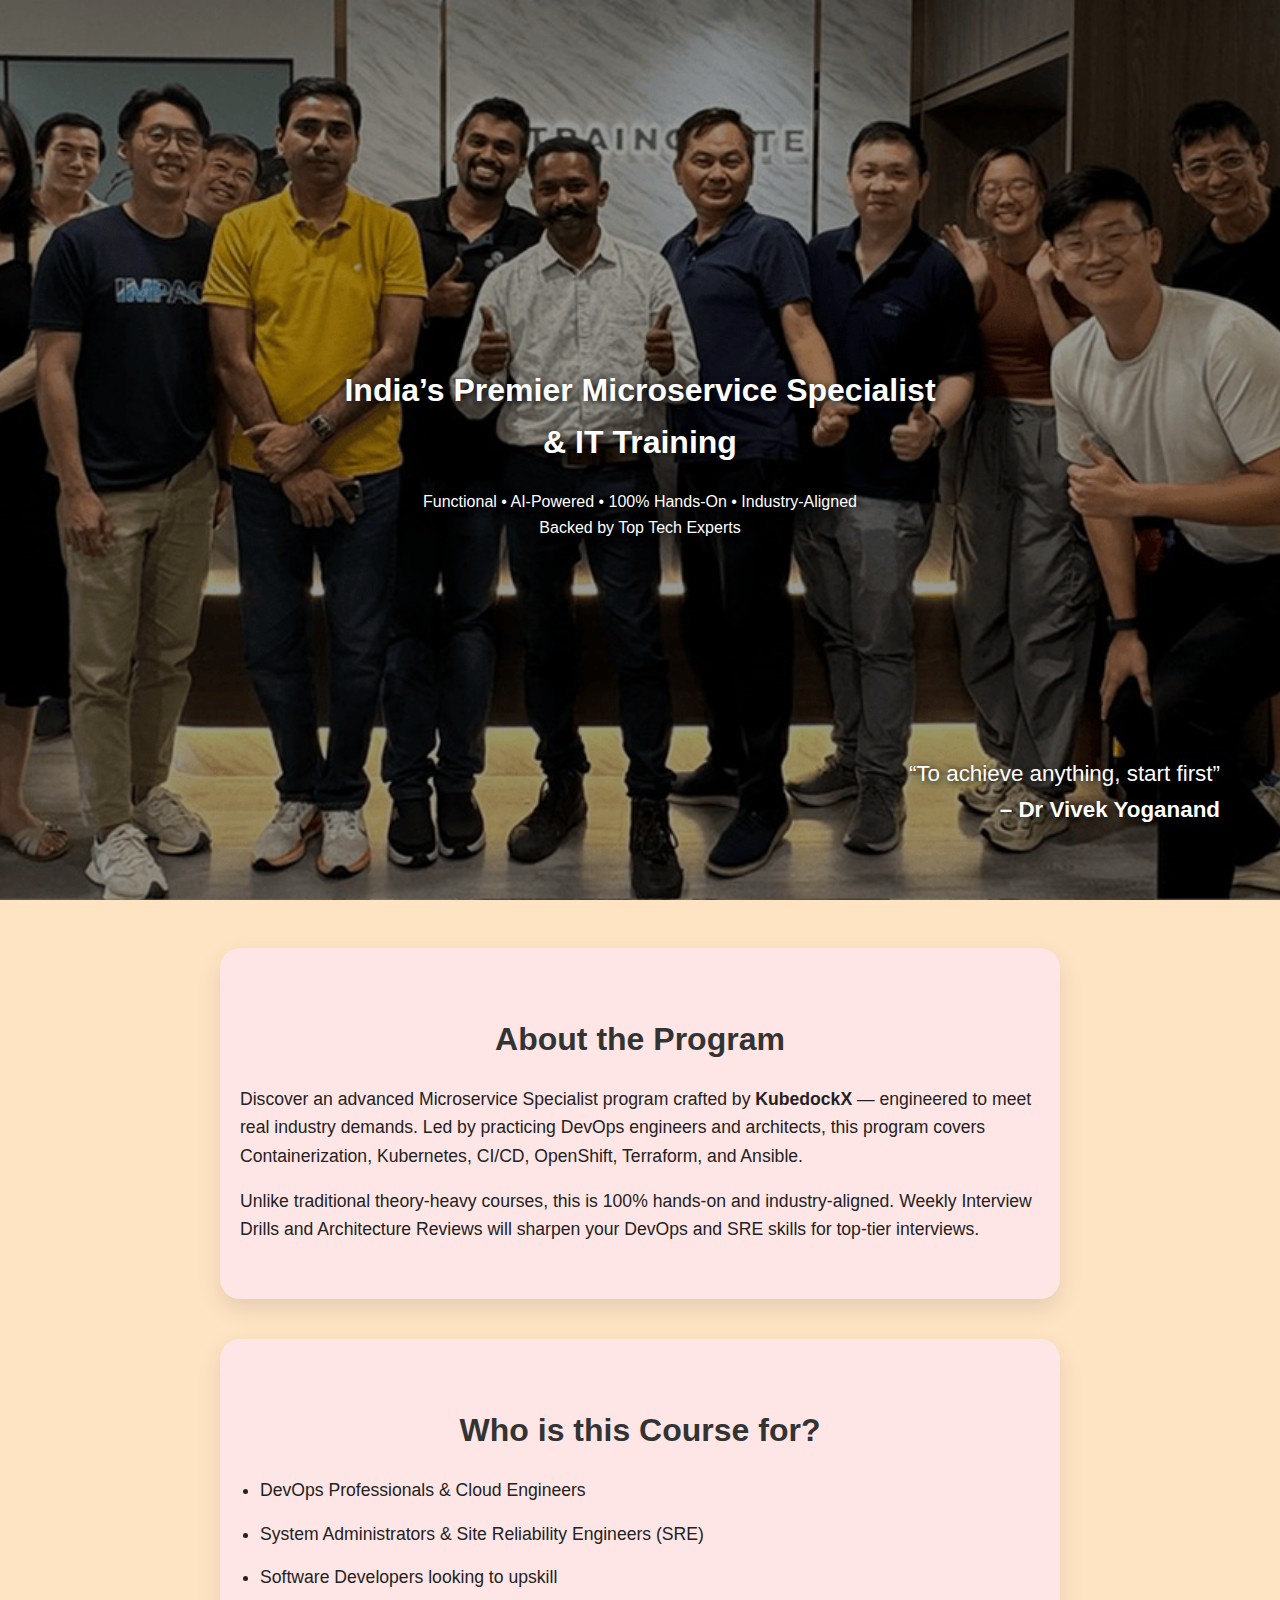
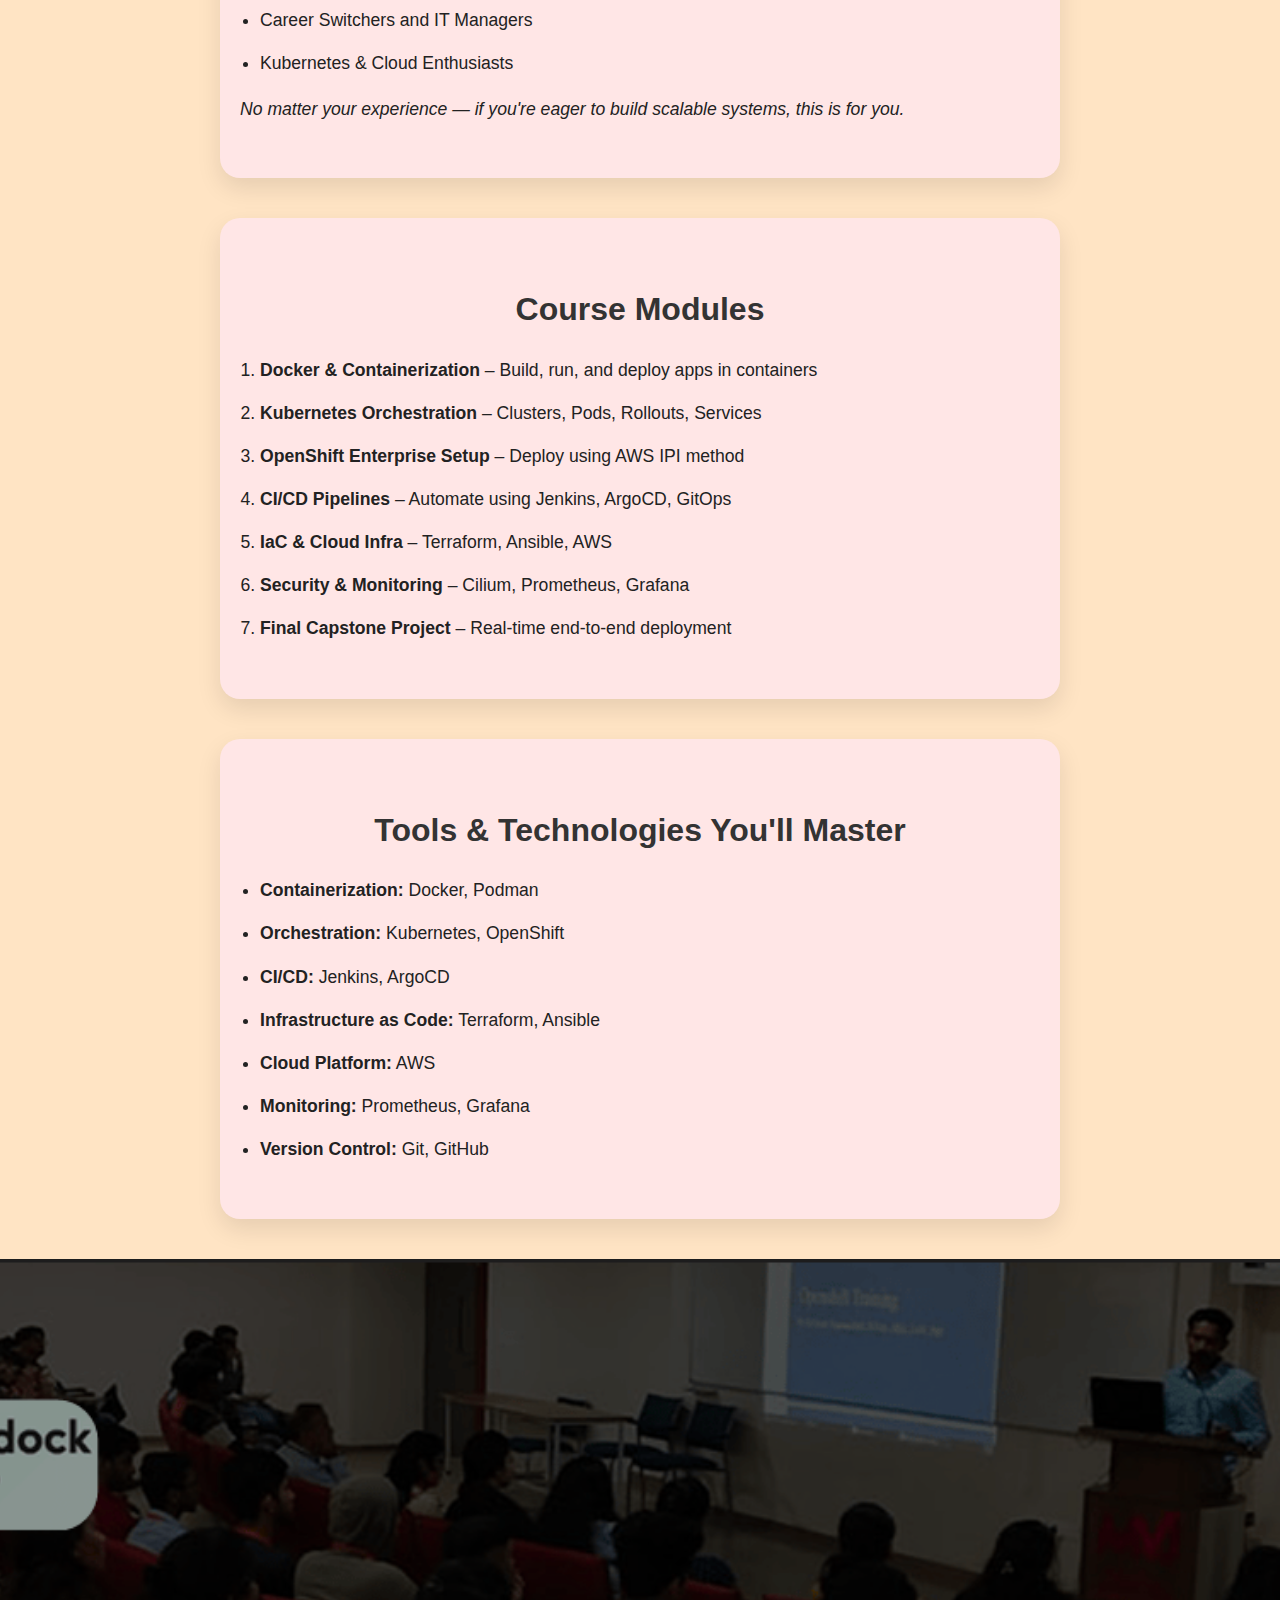
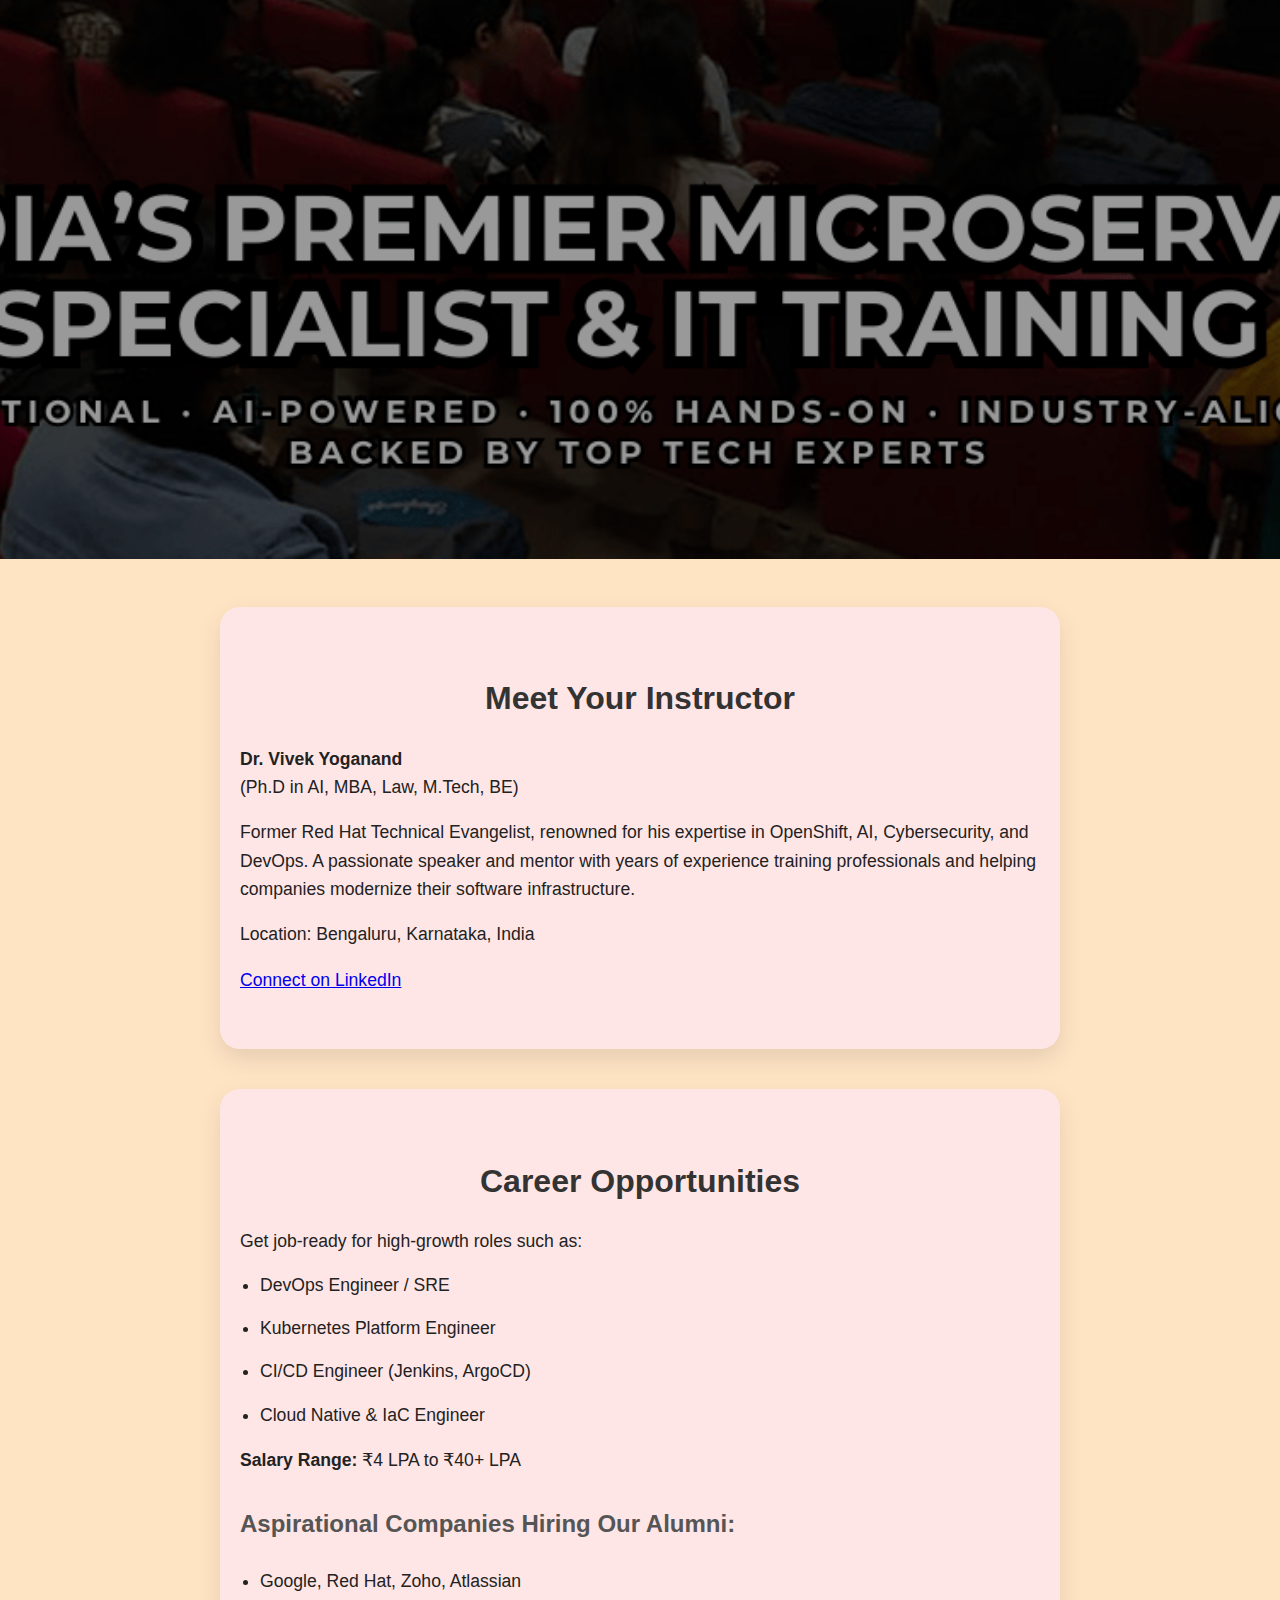
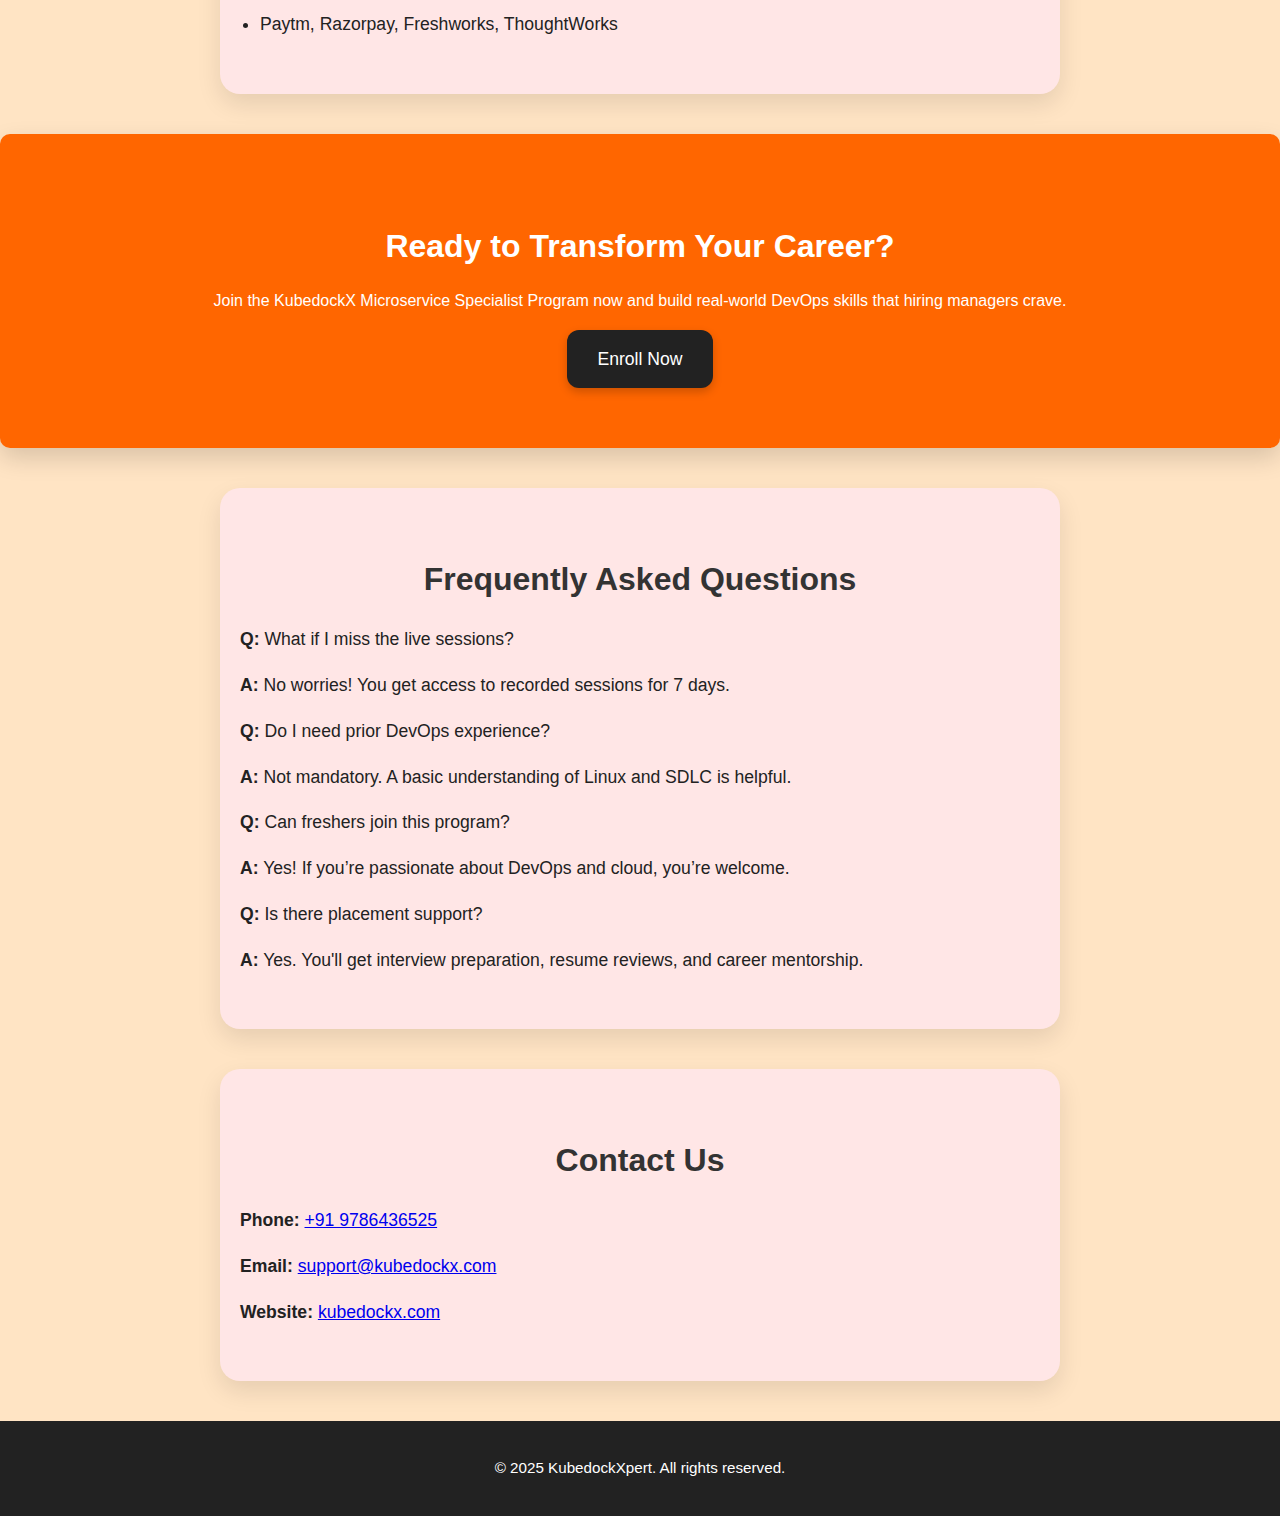
<file: index.html>
<!DOCTYPE html>
<html lang="en">
<head>
  <meta charset="UTF-8" />
  <meta name="viewport" content="width=device-width, initial-scale=1.0"/>
  <title>KubedockX Microservice Program</title>
  <link rel="stylesheet" href="index.css">
</head>
<body>

  <!-- HERO SECTION -->
  <section class="hero">
  <div class="overlay">
    <img src="Thrid.png" alt="KubedockX Hero Thrid" class="hero-image">
    <div class="hero-text">
      <h1>India’s Premier Microservice Specialist & IT Training</h1>
      <p>Functional • AI-Powered • 100% Hands-On • Industry-Aligned<br>Backed by Top Tech Experts</p>
    </div>
  </div>
</section>



<section id="overview" class="content-section">
  <h2>About the Program</h2>
  <p>
    Discover an advanced Microservice Specialist program crafted by <strong>KubedockX</strong> —
    engineered to meet real industry demands. Led by practicing DevOps engineers and architects,
    this program covers Containerization, Kubernetes, CI/CD, OpenShift, Terraform, and Ansible.
  </p>
  <p>
    Unlike traditional theory-heavy courses, this is 100% hands-on and industry-aligned.
    Weekly Interview Drills and Architecture Reviews will sharpen your DevOps and SRE skills for top-tier interviews.
  </p>
</section>

<section id="who-should-join" class="content-section alt">
  <h2>Who is this Course for?</h2>
  <ul>
    <li>DevOps Professionals & Cloud Engineers</li>
    <li>System Administrators & Site Reliability Engineers (SRE)</li>
    <li>Software Developers looking to upskill</li>
    <li>Career Switchers and IT Managers</li>
    <li>Kubernetes & Cloud Enthusiasts</li>
  </ul>
  <p><em>No matter your experience — if you're eager to build scalable systems, this is for you.</em></p>
</section>

<section id="course-modules" class="content-section">
  <h2>Course Modules</h2>
  <ol>
    <li><strong>Docker & Containerization</strong> – Build, run, and deploy apps in containers</li>
    <li><strong>Kubernetes Orchestration</strong> – Clusters, Pods, Rollouts, Services</li>
    <li><strong>OpenShift Enterprise Setup</strong> – Deploy using AWS IPI method</li>
    <li><strong>CI/CD Pipelines</strong> – Automate using Jenkins, ArgoCD, GitOps</li>
    <li><strong>IaC & Cloud Infra</strong> – Terraform, Ansible, AWS</li>
    <li><strong>Security & Monitoring</strong> – Cilium, Prometheus, Grafana</li>
    <li><strong>Final Capstone Project</strong> – Real-time end-to-end deployment</li>
  </ol>
</section>

<section id="tools-tech" class="content-section alt">
  <h2>Tools & Technologies You'll Master</h2>
  <ul>
    <li><strong>Containerization:</strong> Docker, Podman</li>
    <li><strong>Orchestration:</strong> Kubernetes, OpenShift</li>
    <li><strong>CI/CD:</strong> Jenkins, ArgoCD</li>
    <li><strong>Infrastructure as Code:</strong> Terraform, Ansible</li>
    <li><strong>Cloud Platform:</strong> AWS</li>
    <li><strong>Monitoring:</strong> Prometheus, Grafana</li>
    <li><strong>Version Control:</strong> Git, GitHub</li>
  </ul>
</section>
<section class="quote">
  <div class="quote-overlay">
    <img src="banner.png" alt="Dr Vivek Yoganand with students" class="quote-image">
    <div class="quote-text">
      <p>“To achieve anything, start first”<br><strong>– Dr Vivek Yoganand</strong></p>
    </div>
  </div>
</section>
<section id="instructor" class="content-section">
  <h2>Meet Your Instructor</h2>
  <p><strong>Dr. Vivek Yoganand</strong><br>
    (Ph.D in AI, MBA, Law, M.Tech, BE)
  </p>
  <p>
    Former Red Hat Technical Evangelist, renowned for his expertise in OpenShift, AI, Cybersecurity, and DevOps.
    A passionate speaker and mentor with years of experience training professionals and helping companies modernize their software infrastructure.
  </p>
  <p>Location: Bengaluru, Karnataka, India</p>
  <p><a href="https://www.linkedin.com/in/drvivekyoganand/" target="_blank">Connect on LinkedIn</a></p>
</section>

<section id="career" class="content-section alt">
  <h2>Career Opportunities</h2>
  <p>Get job-ready for high-growth roles such as:</p>
  <ul>
    <li>DevOps Engineer / SRE</li>
    <li>Kubernetes Platform Engineer</li>
    <li>CI/CD Engineer (Jenkins, ArgoCD)</li>
    <li>Cloud Native & IaC Engineer</li>
  </ul>
  <p><strong>Salary Range:</strong> ₹4 LPA to ₹40+ LPA</p>
  <h3>Aspirational Companies Hiring Our Alumni:</h3>
  <ul>
    <li>Google, Red Hat, Zoho, Atlassian</li>
    <li>Paytm, Razorpay, Freshworks, ThoughtWorks</li>
  </ul>
</section>

<section id="cta" class="cta-section">
  <h2>Ready to Transform Your Career?</h2>
  <p>Join the KubedockX Microservice Specialist Program now and build real-world DevOps skills that hiring managers crave.</p>
  <a href="#contact" class="cta-button">Enroll Now</a>
</section>

<section id="faq" class="content-section">
  <h2>Frequently Asked Questions</h2>
  <p><strong>Q:</strong> What if I miss the live sessions?</p>
  <p><strong>A:</strong> No worries! You get access to recorded sessions for 7 days.</p>

  <p><strong>Q:</strong> Do I need prior DevOps experience?</p>
  <p><strong>A:</strong> Not mandatory. A basic understanding of Linux and SDLC is helpful.</p>

  <p><strong>Q:</strong> Can freshers join this program?</p>
  <p><strong>A:</strong> Yes! If you’re passionate about DevOps and cloud, you’re welcome.</p>

  <p><strong>Q:</strong> Is there placement support?</p>
  <p><strong>A:</strong> Yes. You'll get interview preparation, resume reviews, and career mentorship.</p>
</section>

<section id="contact" class="content-section alt">
  <h2>Contact Us</h2>
  <p><strong>Phone:</strong> <a href="tel:++919786436525">+91 9786436525</a></p>
  <p><strong>Email:</strong> <a href="mailto:support@kubedockx.com">support@kubedockx.com</a></p>
  <p><strong>Website:</strong> <a href="https://kubedockx.com" target="_blank">kubedockx.com</a></p>
</section>

  <!-- REST OF THE PAGE CONTENT HERE (Course Info, CTA, etc.) -->

  <footer>
    <p>&copy; 2025 KubedockXpert. All rights reserved.</p>
  </footer>

</body>
</html>
</file>
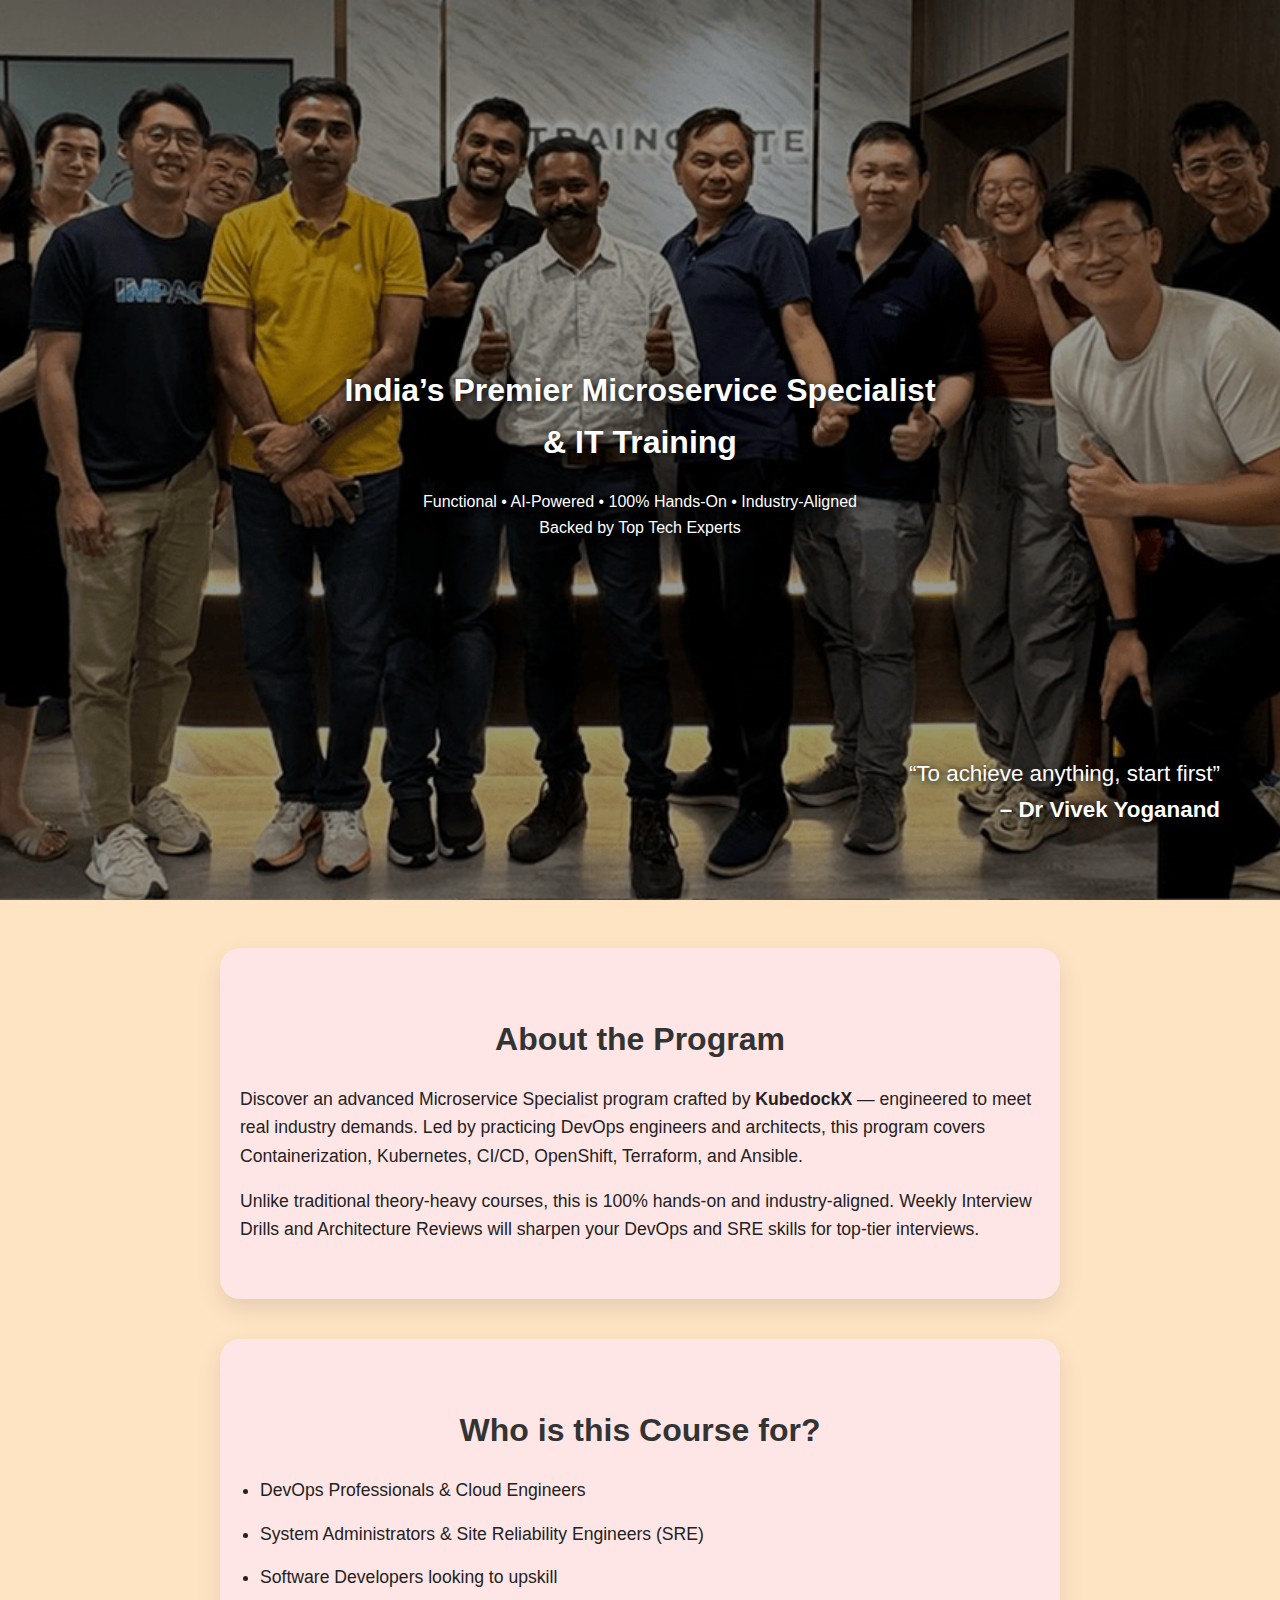
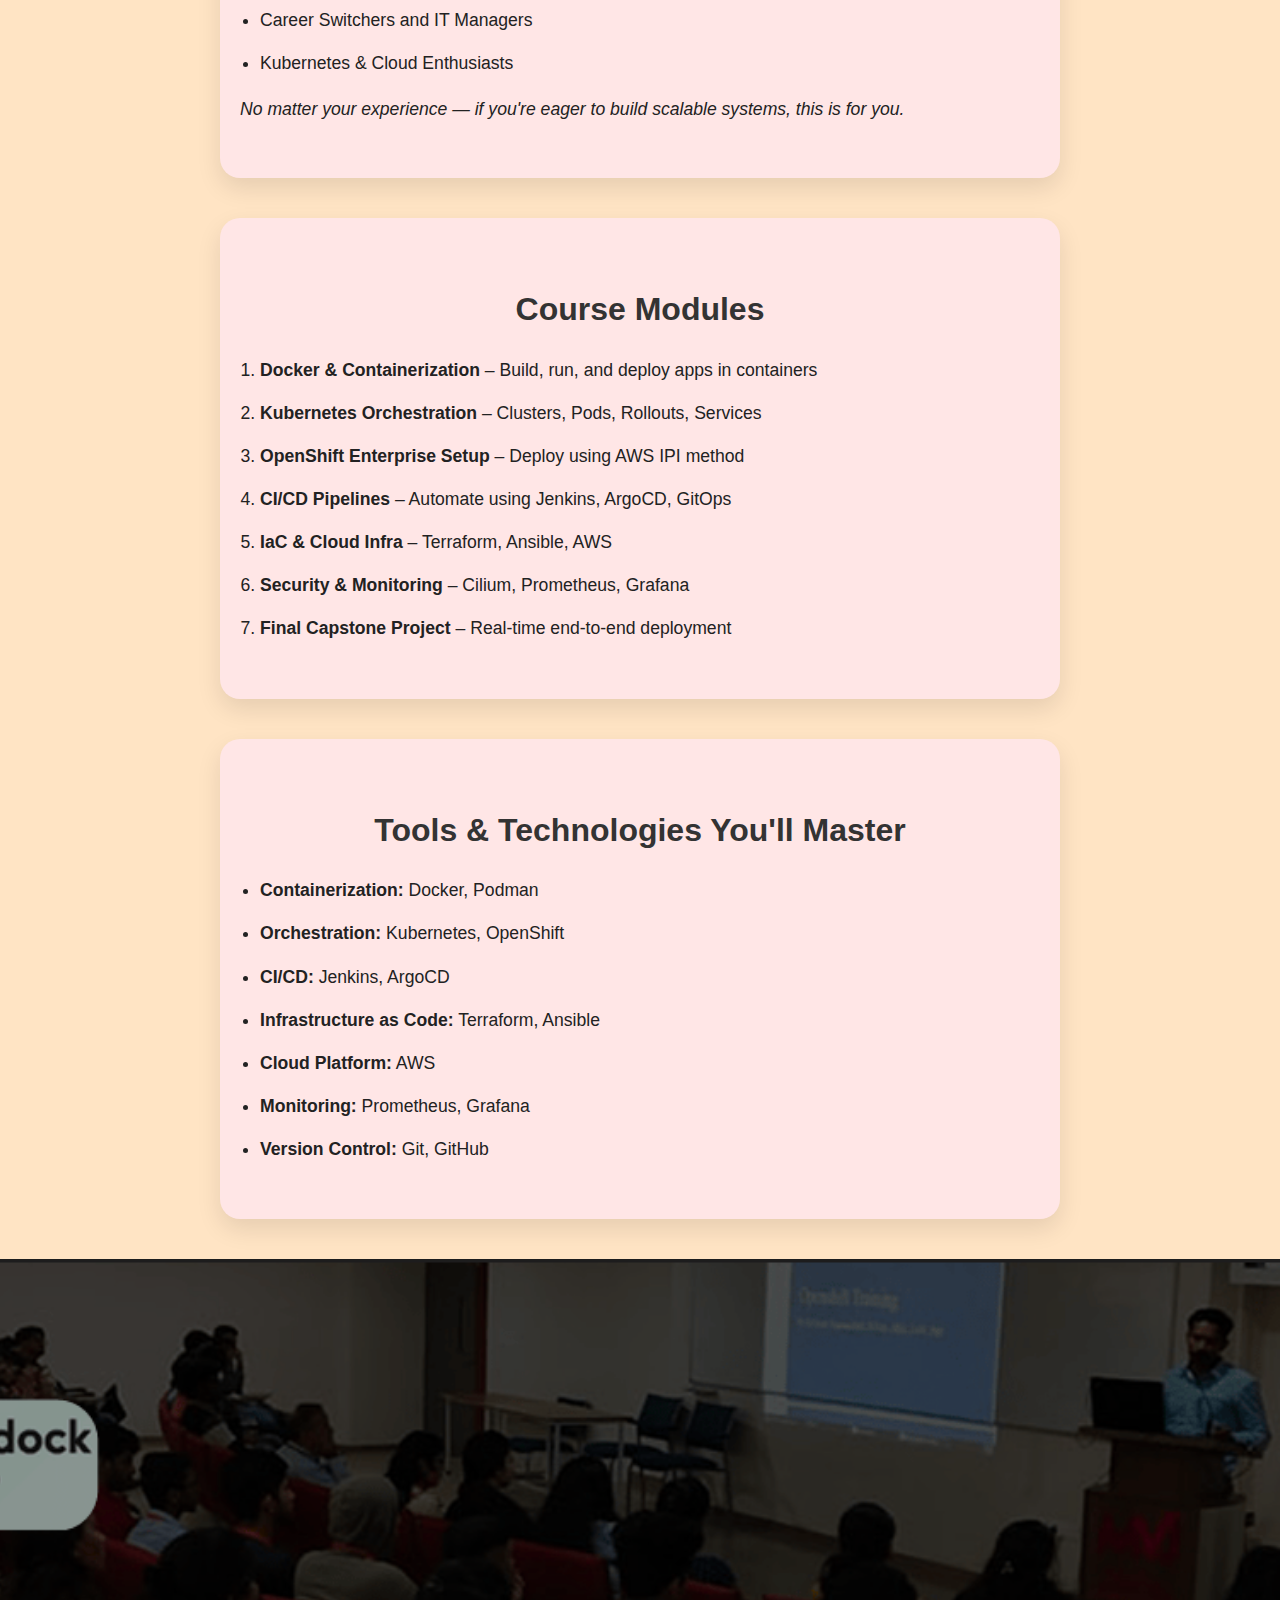
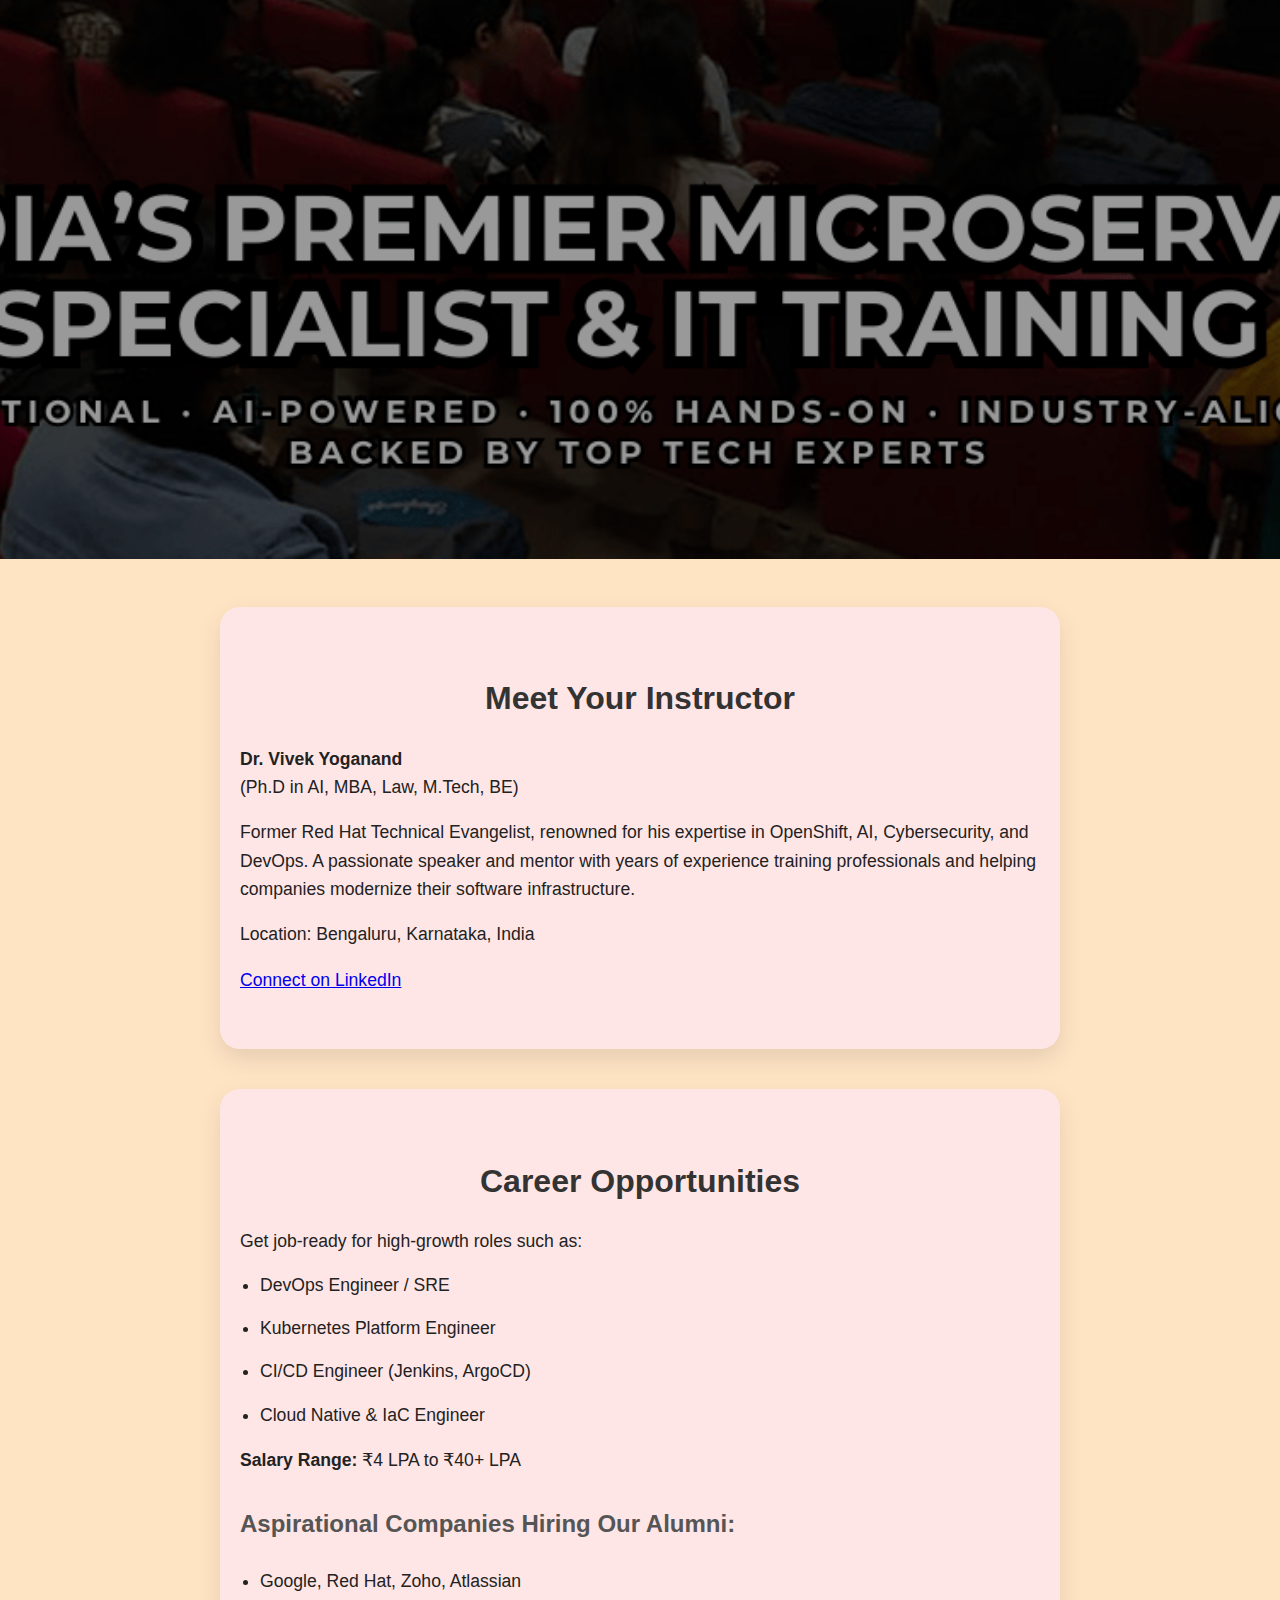
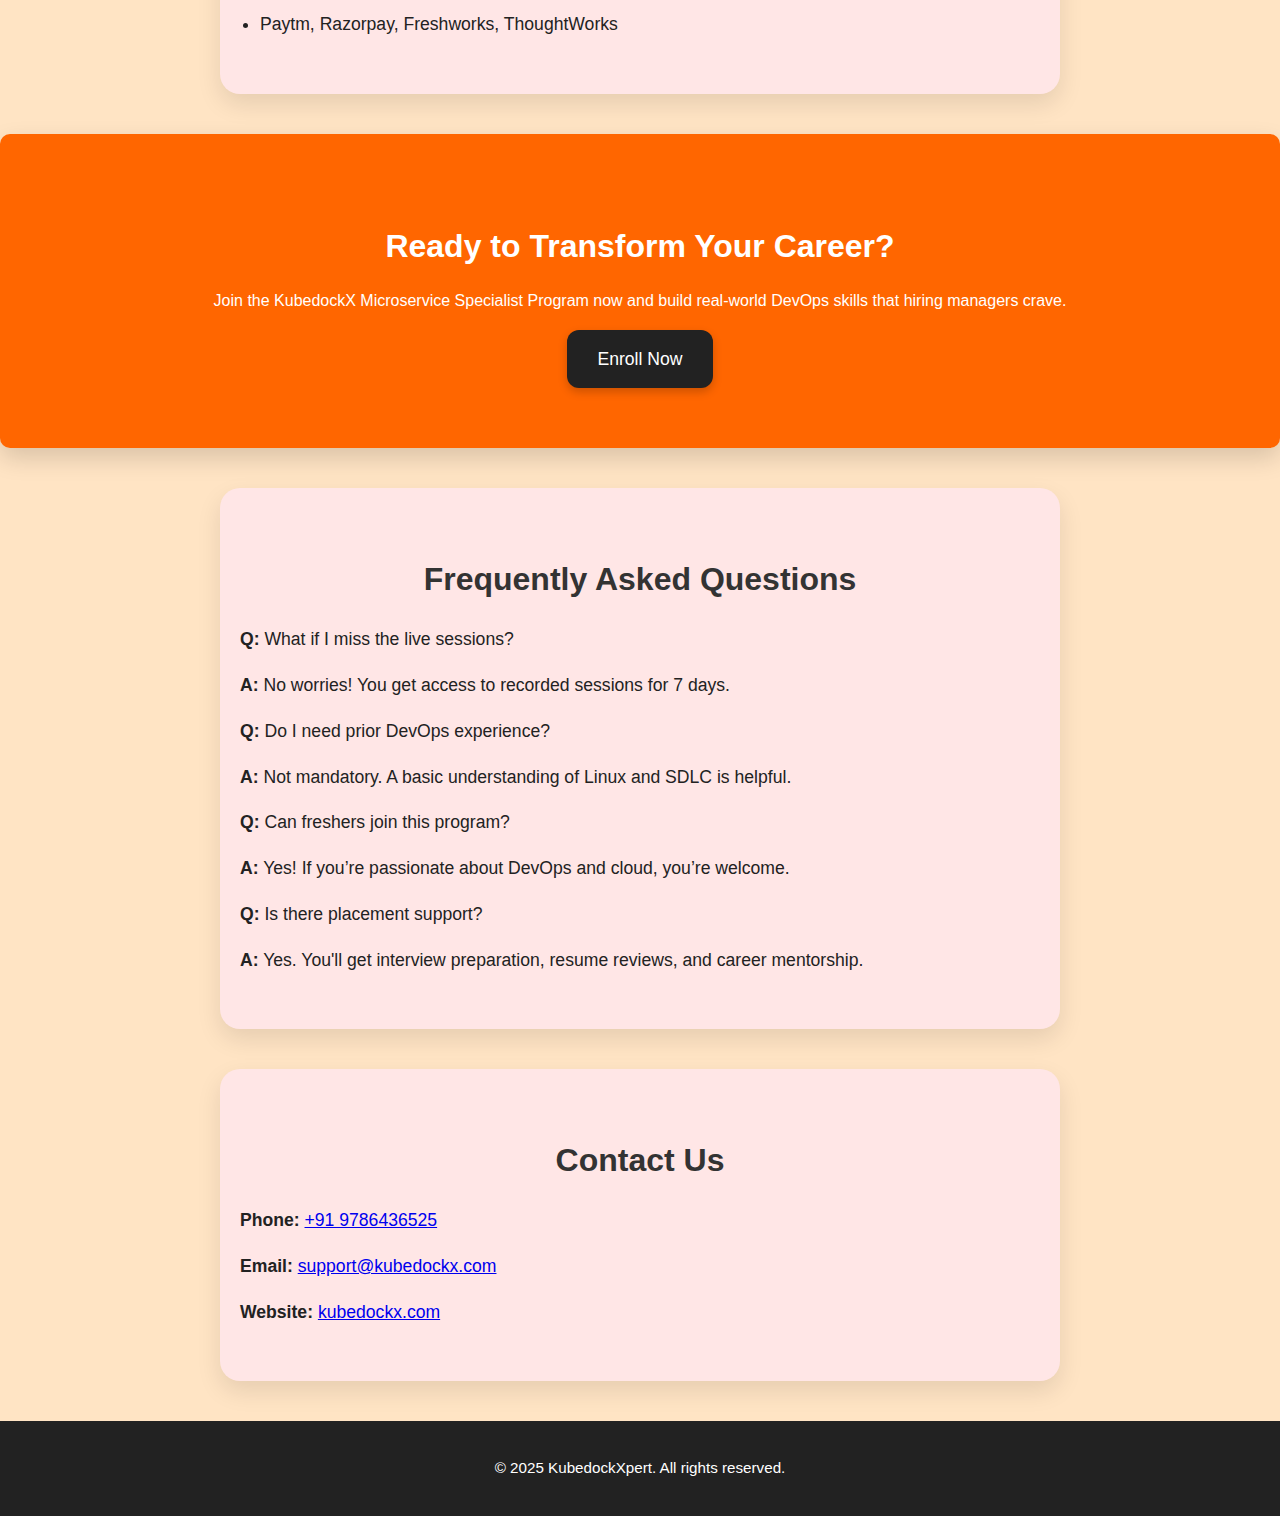
<file: LandingPage.html>
<!DOCTYPE html>
<html lang="en">
<head>
  <meta charset="UTF-8" />
  <meta name="viewport" content="width=device-width, initial-scale=1.0"/>
  <title>KubedockX Microservice Program</title>
  <link rel="stylesheet" href="LandingPage.css">
</head>
<body>

  <!-- HERO SECTION -->
  <section class="hero">
  <div class="overlay">
    <img src="Thrid.png" alt="KubedockX Hero Thrid" class="hero-image">
    <div class="hero-text">
      <h1>India’s Premier Microservice Specialist & IT Training</h1>
      <p>Functional • AI-Powered • 100% Hands-On • Industry-Aligned<br>Backed by Top Tech Experts</p>
    </div>
  </div>
</section>



<section id="overview" class="content-section">
  <h2>About the Program</h2>
  <p>
    Discover an advanced Microservice Specialist program crafted by <strong>KubedockX</strong> —
    engineered to meet real industry demands. Led by practicing DevOps engineers and architects,
    this program covers Containerization, Kubernetes, CI/CD, OpenShift, Terraform, and Ansible.
  </p>
  <p>
    Unlike traditional theory-heavy courses, this is 100% hands-on and industry-aligned.
    Weekly Interview Drills and Architecture Reviews will sharpen your DevOps and SRE skills for top-tier interviews.
  </p>
</section>

<section id="who-should-join" class="content-section alt">
  <h2>Who is this Course for?</h2>
  <ul>
    <li>DevOps Professionals & Cloud Engineers</li>
    <li>System Administrators & Site Reliability Engineers (SRE)</li>
    <li>Software Developers looking to upskill</li>
    <li>Career Switchers and IT Managers</li>
    <li>Kubernetes & Cloud Enthusiasts</li>
  </ul>
  <p><em>No matter your experience — if you're eager to build scalable systems, this is for you.</em></p>
</section>

<section id="course-modules" class="content-section">
  <h2>Course Modules</h2>
  <ol>
    <li><strong>Docker & Containerization</strong> – Build, run, and deploy apps in containers</li>
    <li><strong>Kubernetes Orchestration</strong> – Clusters, Pods, Rollouts, Services</li>
    <li><strong>OpenShift Enterprise Setup</strong> – Deploy using AWS IPI method</li>
    <li><strong>CI/CD Pipelines</strong> – Automate using Jenkins, ArgoCD, GitOps</li>
    <li><strong>IaC & Cloud Infra</strong> – Terraform, Ansible, AWS</li>
    <li><strong>Security & Monitoring</strong> – Cilium, Prometheus, Grafana</li>
    <li><strong>Final Capstone Project</strong> – Real-time end-to-end deployment</li>
  </ol>
</section>

<section id="tools-tech" class="content-section alt">
  <h2>Tools & Technologies You'll Master</h2>
  <ul>
    <li><strong>Containerization:</strong> Docker, Podman</li>
    <li><strong>Orchestration:</strong> Kubernetes, OpenShift</li>
    <li><strong>CI/CD:</strong> Jenkins, ArgoCD</li>
    <li><strong>Infrastructure as Code:</strong> Terraform, Ansible</li>
    <li><strong>Cloud Platform:</strong> AWS</li>
    <li><strong>Monitoring:</strong> Prometheus, Grafana</li>
    <li><strong>Version Control:</strong> Git, GitHub</li>
  </ul>
</section>
<section class="quote">
  <div class="quote-overlay">
    <img src="banner.png" alt="Dr Vivek Yoganand with students" class="quote-image">
    <div class="quote-text">
      <p>“To achieve anything, start first”<br><strong>– Dr Vivek Yoganand</strong></p>
    </div>
  </div>
</section>
<section id="instructor" class="content-section">
  <h2>Meet Your Instructor</h2>
  <p><strong>Dr. Vivek Yoganand</strong><br>
    (Ph.D in AI, MBA, Law, M.Tech, BE)
  </p>
  <p>
    Former Red Hat Technical Evangelist, renowned for his expertise in OpenShift, AI, Cybersecurity, and DevOps.
    A passionate speaker and mentor with years of experience training professionals and helping companies modernize their software infrastructure.
  </p>
  <p>Location: Bengaluru, Karnataka, India</p>
  <p><a href="https://www.linkedin.com/in/drvivekyoganand/" target="_blank">Connect on LinkedIn</a></p>
</section>

<section id="career" class="content-section alt">
  <h2>Career Opportunities</h2>
  <p>Get job-ready for high-growth roles such as:</p>
  <ul>
    <li>DevOps Engineer / SRE</li>
    <li>Kubernetes Platform Engineer</li>
    <li>CI/CD Engineer (Jenkins, ArgoCD)</li>
    <li>Cloud Native & IaC Engineer</li>
  </ul>
  <p><strong>Salary Range:</strong> ₹4 LPA to ₹40+ LPA</p>
  <h3>Aspirational Companies Hiring Our Alumni:</h3>
  <ul>
    <li>Google, Red Hat, Zoho, Atlassian</li>
    <li>Paytm, Razorpay, Freshworks, ThoughtWorks</li>
  </ul>
</section>

<section id="cta" class="cta-section">
  <h2>Ready to Transform Your Career?</h2>
  <p>Join the KubedockX Microservice Specialist Program now and build real-world DevOps skills that hiring managers crave.</p>
  <a href="#contact" class="cta-button">Enroll Now</a>
</section>

<section id="faq" class="content-section">
  <h2>Frequently Asked Questions</h2>
  <p><strong>Q:</strong> What if I miss the live sessions?</p>
  <p><strong>A:</strong> No worries! You get access to recorded sessions for 7 days.</p>

  <p><strong>Q:</strong> Do I need prior DevOps experience?</p>
  <p><strong>A:</strong> Not mandatory. A basic understanding of Linux and SDLC is helpful.</p>

  <p><strong>Q:</strong> Can freshers join this program?</p>
  <p><strong>A:</strong> Yes! If you’re passionate about DevOps and cloud, you’re welcome.</p>

  <p><strong>Q:</strong> Is there placement support?</p>
  <p><strong>A:</strong> Yes. You'll get interview preparation, resume reviews, and career mentorship.</p>
</section>

<section id="contact" class="content-section alt">
  <h2>Contact Us</h2>
  <p><strong>Phone:</strong> <a href="tel:++919786436525">+91 9786436525</a></p>
  <p><strong>Email:</strong> <a href="mailto:support@kubedockx.com">support@kubedockx.com</a></p>
  <p><strong>Website:</strong> <a href="https://kubedockx.com" target="_blank">kubedockx.com</a></p>
</section>

  <!-- REST OF THE PAGE CONTENT HERE (Course Info, CTA, etc.) -->

  <footer>
    <p>&copy; 2025 KubedockXpert. All rights reserved.</p>
  </footer>

</body>
</html>
</file>
<file: index.css>
body {
  background-color: bisque;
  font-family: 'Segoe UI', sans-serif;
  margin: 0;
  padding: 0;
  line-height: 1.6;
  transition: background-color 0.4s ease;
}
section {
  transition: all 0.4s ease;
}
.content-section {
  padding: 40px 20px;
  max-width: 800px; 
  margin: 40px auto;
  background-color: #ffe6e6;
  color: #222;
  border-radius: 20px; 
  box-shadow: 0 10px 25px rgba(0, 0, 0, 0.1);
  transition: all 0.4s ease;
  transform: scale(1);
}

.content-section:hover {
  transform: scale(1.03);
  box-shadow: 0 20px 40px rgba(0, 0, 0, 0.2);
}
.content-section.alt {
  background-color: #ffe6e6;
}

.content-section h2 {
  font-size: 2rem;
  margin-bottom: 20px;
  color: #333;
  text-align: center;
}


.content-section p,
.content-section li {
  font-size: 1.1rem;
  line-height: 1.6;
  margin-bottom: 15px;
}

.content-section ul,
.content-section ol {
  padding-left: 20px;
}

.content-section h3 {
  font-size: 1.5rem;
  margin-top: 30px;
  color: #555;
}

/* CTA box styling */
.cta-section {
  background-color: #ff6600;
  color: #fff;
  text-align: center;
  padding: 60px 20px;
  border-radius: 10px;
  box-shadow: 0 10px 25px rgba(0, 0, 0, 0.15);
}

.cta-section h2 {
  font-size: 2rem;
  margin-bottom: 15px;
}

.cta-button {
  display: inline-block;
  padding: 15px 30px;
  background-color: #222;
  color: #fff;
  text-decoration: none;
  font-size: 1.1rem;
  border-radius: 8px;
  box-shadow: 0 4px 10px rgba(0, 0, 0, 0.2);
  transition: background-color 0.3s ease, transform 0.3s ease;
}

.cta-button:hover {
  background-color: #000;
  transform: scale(1.05);
}

/* Hero and quote sections */
.hero-image,
.quote-image {
  width: 100%;
  height: 100vh;
  object-fit: cover;
  filter: brightness(0.6);
}

.hero-text,
.quote-text {
  position: absolute;
  color: white;
  text-shadow: 2px 2px 8px #000;
  text-align: center;
  padding: 20px;
}

.hero-text {
  top: 50%;
  left: 50%;
  transform: translate(-50%, -50%);
}

.quote-text {
  bottom: 30px;
  right: 40px;
  font-size: 1.4rem;
  text-align: right;
}
footer {
  text-align: center;
  padding: 20px;
  background-color: #222;
  color: #fff;
  font-size: 0.95rem;
  margin-top: 40px;
}
@keyframes fadeInUp {
  from {
    opacity: 0;
    transform: translateY(30px);
  }
  to {
    opacity: 1;
    transform: translateY(0);
  }
}

.content-section,
.cta-section {
  animation: fadeInUp 0.7s ease forwards;
}
@keyframes slideIn {
  0% {
    opacity: 0;
    transform: translateY(30px);
  }
  100% {
    opacity: 1;
    transform: translateY(0);
  }
}
.content-section h2 {
  animation: slideIn 0.8s ease-out;
}
@keyframes pulse {
  0% { transform: scale(1); }
  50% { transform: scale(1.07); }
  100% { transform: scale(1); }
}

.cta-button {
  display: inline-block;
  padding: 15px 30px;
  background-color: #222;
  color: #fff;
  text-decoration: none;
  font-size: 1.1rem;
  border-radius: 12px;
  box-shadow: 0 4px 10px rgba(0, 0, 0, 0.2);
  transition: background-color 0.3s ease, transform 0.3s ease;
  animation: pulse 2s infinite;
}

.cta-button:hover {
  background-color: #000;
  transform: scale(1.05);
  box-shadow: 0 0 20px #fff176, 0 0 30px #ffa726;
}
.cta-button:hover {
  animation: bounce 0.6s ease;
}

@keyframes bounce {
  0%, 100% { transform: scale(1); }
  50% { transform: scale(1.15); }
}
.content-section h2 {
  animation-delay: 0.3s;
  animation-fill-mode: both;
}
.animate-on-scroll {
  opacity: 0;
  transform: translateY(30px);
  transition: opacity 0.6s ease-out, transform 0.6s ease-out;
}
.animate-on-scroll.visible {
  opacity: 1;
  transform: translateY(0);
}
</file>
<file: LandingPage.css>
body {
  background-color: bisque;
  font-family: 'Segoe UI', sans-serif;
  margin: 0;
  padding: 0;
  line-height: 1.6;
  transition: background-color 0.4s ease;
}
section {
  transition: all 0.4s ease;
}
.content-section {
  padding: 40px 20px;
  max-width: 800px; 
  margin: 40px auto;
  background-color: #ffe6e6;
  color: #222;
  border-radius: 20px; 
  box-shadow: 0 10px 25px rgba(0, 0, 0, 0.1);
  transition: all 0.4s ease;
  transform: scale(1);
}

.content-section:hover {
  transform: scale(1.03);
  box-shadow: 0 20px 40px rgba(0, 0, 0, 0.2);
}
.content-section.alt {
  background-color: #ffe6e6;
}

.content-section h2 {
  font-size: 2rem;
  margin-bottom: 20px;
  color: #333;
  text-align: center;
}


.content-section p,
.content-section li {
  font-size: 1.1rem;
  line-height: 1.6;
  margin-bottom: 15px;
}

.content-section ul,
.content-section ol {
  padding-left: 20px;
}

.content-section h3 {
  font-size: 1.5rem;
  margin-top: 30px;
  color: #555;
}

/* CTA box styling */
.cta-section {
  background-color: #ff6600;
  color: #fff;
  text-align: center;
  padding: 60px 20px;
  border-radius: 10px;
  box-shadow: 0 10px 25px rgba(0, 0, 0, 0.15);
}

.cta-section h2 {
  font-size: 2rem;
  margin-bottom: 15px;
}

.cta-button {
  display: inline-block;
  padding: 15px 30px;
  background-color: #222;
  color: #fff;
  text-decoration: none;
  font-size: 1.1rem;
  border-radius: 8px;
  box-shadow: 0 4px 10px rgba(0, 0, 0, 0.2);
  transition: background-color 0.3s ease, transform 0.3s ease;
}

.cta-button:hover {
  background-color: #000;
  transform: scale(1.05);
}

/* Hero and quote sections */
.hero-image,
.quote-image {
  width: 100%;
  height: 100vh;
  object-fit: cover;
  filter: brightness(0.6);
}

.hero-text,
.quote-text {
  position: absolute;
  color: white;
  text-shadow: 2px 2px 8px #000;
  text-align: center;
  padding: 20px;
}

.hero-text {
  top: 50%;
  left: 50%;
  transform: translate(-50%, -50%);
}

.quote-text {
  bottom: 30px;
  right: 40px;
  font-size: 1.4rem;
  text-align: right;
}
footer {
  text-align: center;
  padding: 20px;
  background-color: #222;
  color: #fff;
  font-size: 0.95rem;
  margin-top: 40px;
}
@keyframes fadeInUp {
  from {
    opacity: 0;
    transform: translateY(30px);
  }
  to {
    opacity: 1;
    transform: translateY(0);
  }
}

.content-section,
.cta-section {
  animation: fadeInUp 0.7s ease forwards;
}
@keyframes slideIn {
  0% {
    opacity: 0;
    transform: translateY(30px);
  }
  100% {
    opacity: 1;
    transform: translateY(0);
  }
}
.content-section h2 {
  animation: slideIn 0.8s ease-out;
}
@keyframes pulse {
  0% { transform: scale(1); }
  50% { transform: scale(1.07); }
  100% { transform: scale(1); }
}

.cta-button {
  display: inline-block;
  padding: 15px 30px;
  background-color: #222;
  color: #fff;
  text-decoration: none;
  font-size: 1.1rem;
  border-radius: 12px;
  box-shadow: 0 4px 10px rgba(0, 0, 0, 0.2);
  transition: background-color 0.3s ease, transform 0.3s ease;
  animation: pulse 2s infinite;
}

.cta-button:hover {
  background-color: #000;
  transform: scale(1.05);
  box-shadow: 0 0 20px #fff176, 0 0 30px #ffa726;
}
.cta-button:hover {
  animation: bounce 0.6s ease;
}

@keyframes bounce {
  0%, 100% { transform: scale(1); }
  50% { transform: scale(1.15); }
}
.content-section h2 {
  animation-delay: 0.3s;
  animation-fill-mode: both;
}
.animate-on-scroll {
  opacity: 0;
  transform: translateY(30px);
  transition: opacity 0.6s ease-out, transform 0.6s ease-out;
}
.animate-on-scroll.visible {
  opacity: 1;
  transform: translateY(0);
}
</file>
